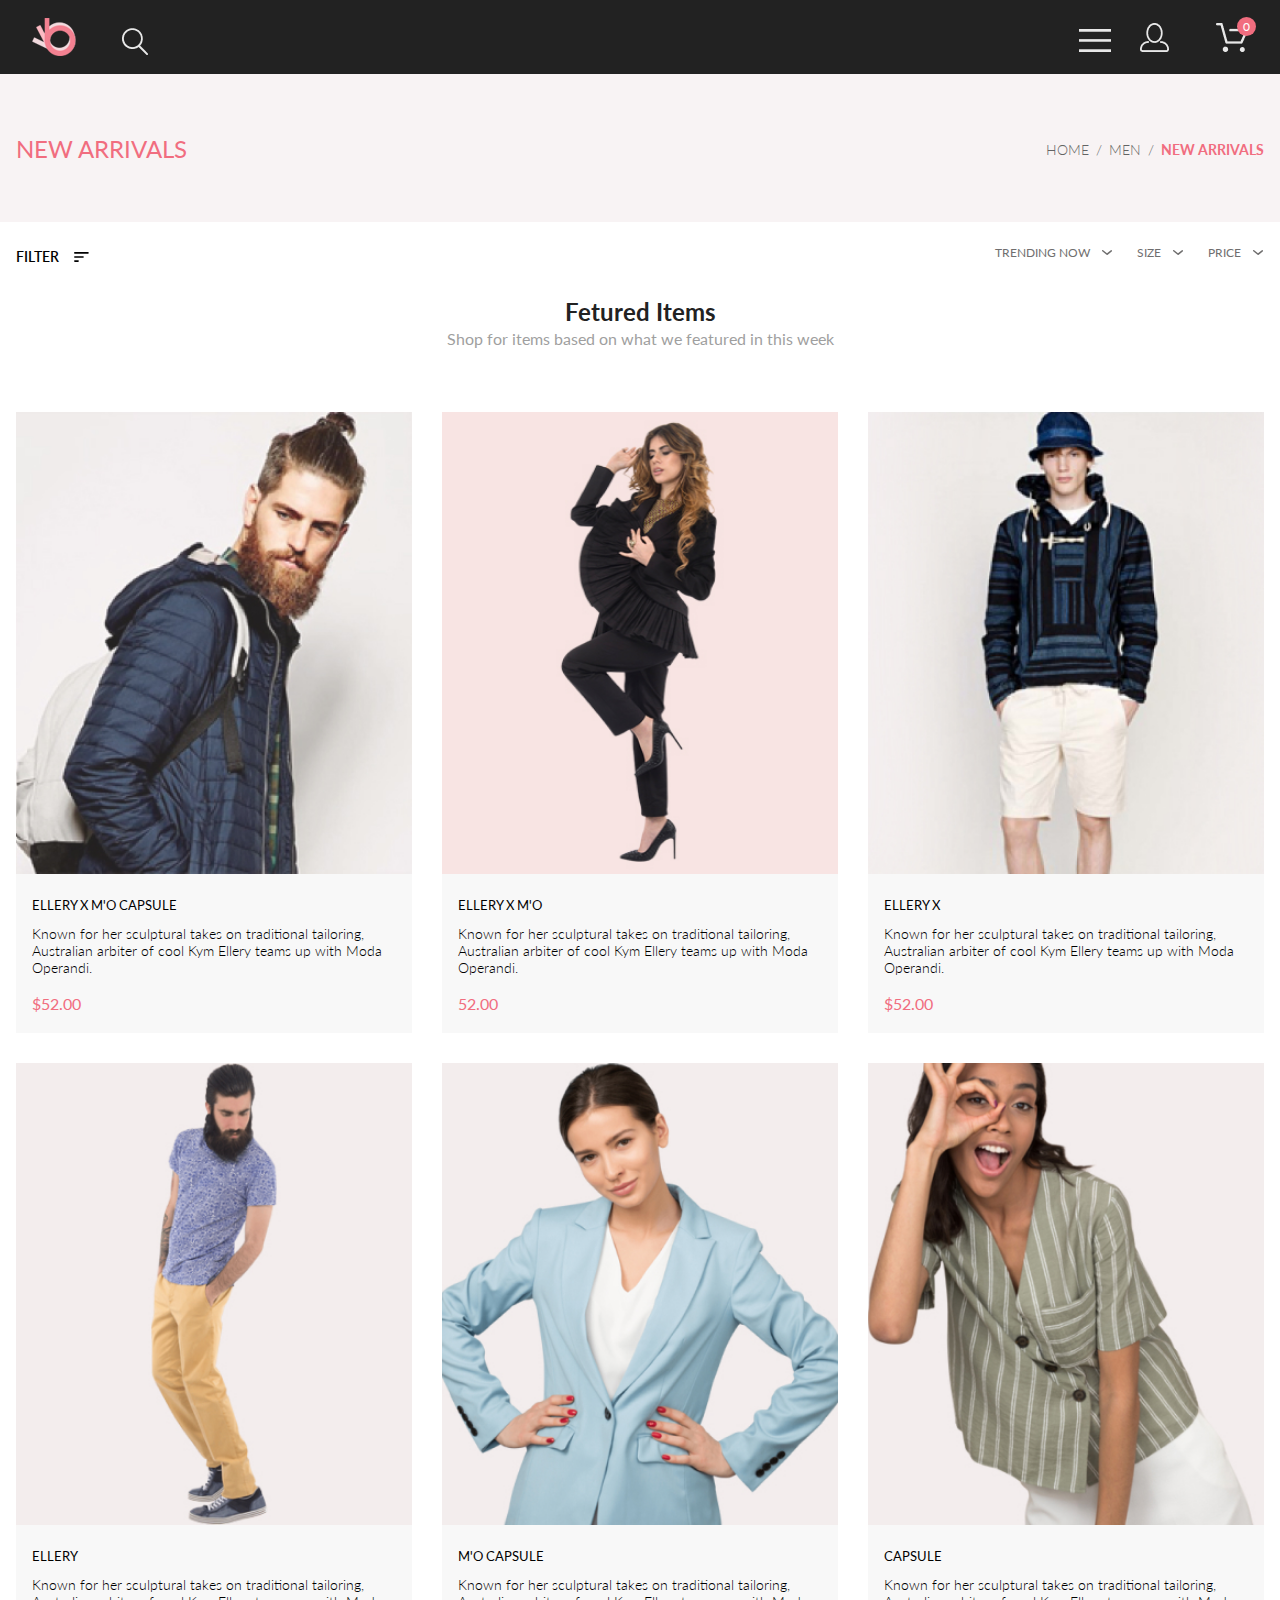
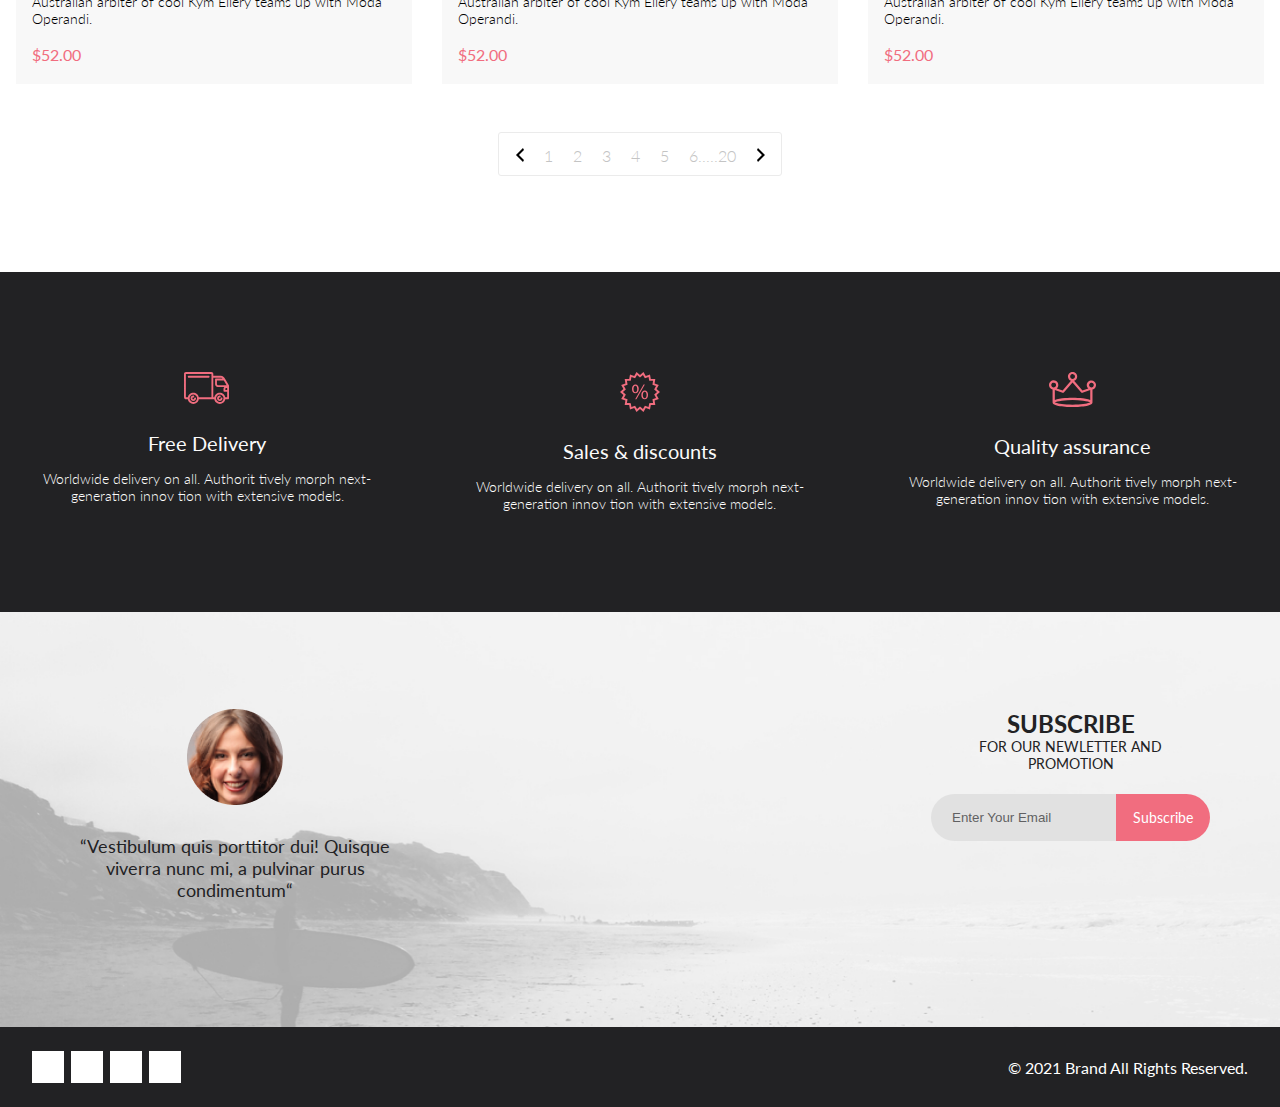
<file: JavaScript_11_HW/index.html>
<!DOCTYPE html>
<html lang="ru">

<head>
    <meta charset="UTF-8">
    <meta name="viewport" content="width=device-width, initial-scale=1.0">
    <title>Home_work_11</title>
    <link rel="stylesheet" href="https://cdnjs.cloudflare.com/ajax/libs/font-awesome/5.15.2/css/all.min.css"
        integrity="sha512-HK5fgLBL+xu6dm/Ii3z4xhlSUyZgTT9tuc/hSrtw6uzJOvgRr2a9jyxxT1ely+B+xFAmJKVSTbpM/CuL7qxO8w=="
        crossorigin="" />
    <link rel="stylesheet" href="style.css">
</head>

<body>
    <div class="header">
        <div class="container">
            <div class="leftHeader">
                <img src="images/logo.png" alt="">
                <img class="searchIcon" src="images/search.png" alt="">
            </div>

            <div class="rightHeader">
                <img src="images/bars.png" alt="">
                <img class="userIcon" src="images/user.png" alt="">

                <span class="cartIconWrap">
                    <img class="cartIcon" src="images/cart.png" alt="">
                    <span>0</span>
                </span>

                <div class="basket hidden">
                    <div class="basketRow basketHeader">
                        <div>Название товара</div>
                        <div>Количество</div>
                        <div>Цена за шт.</div>
                        <div>Итого</div>
                    </div>

                    <div class="basketTotal">
                        Товаров в корзине на сумму:
                        $<span class="basketTotalValue">0</span>
                    </div>
                </div>
            </div>
        </div>
    </div>

    <div class="newArrivals">
        <div class="container">
            <h1>NEW ARRIVALS</h1>
            <nav>
                <a href="#">HOME</a>
                <span>/</span>
                <a href="#">MEN</a>
                <span>/</span>
                <a href="#">NEW ARRIVALS</a>
            </nav>
        </div>
    </div>

    <div class="filters">
        <div class="container">
            <div class="filtersLeft">
                <span class="filterLabel">FILTER</span>
                <img class="filterIcon" src="images/filter.svg" alt="">
                <div class="filterPopup hidden">
                    <nav class="filterCategory">
                        <div class="filterCategoryHeader">CATEGORY</div>
                        <div class="hidden">
                            <a href="#">Accessories</a>
                            <a href="#">Bags</a>
                            <a href="#">Denim</a>
                            <a href="#">Hoodies & Sweatshirts</a>
                            <a href="#">Jackets & Coats</a>
                            <a href="#">Polos</a>
                            <a href="#">Shirts</a>
                            <a href="#">Shoes</a>
                            <a href="#">Sweaters & Knits</a>
                            <a href="#">T-Shirts</a>
                            <a href="#">Tanks</a>
                        </div>
                    </nav>
                    <nav class="filterCategory">
                        <div class="filterCategoryHeader">BRAND</div>
                        <div class="hidden">
                            <a href="#">Accessories</a>
                            <a href="#">Bags</a>
                            <a href="#">Denim</a>
                            <a href="#">Hoodies & Sweatshirts</a>
                            <a href="#">Jackets & Coats</a>
                            <a href="#">Polos</a>
                            <a href="#">Shirts</a>
                            <a href="#">Shoes</a>
                            <a href="#">Sweaters & Knits</a>
                            <a href="#">T-Shirts</a>
                            <a href="#">Tanks</a>
                        </div>
                    </nav>
                    <nav class="filterCategory">
                        <div class="filterCategoryHeader">DESIGNER</div>
                        <div class="hidden">
                            <a href="#">Accessories</a>
                            <a href="#">Bags</a>
                            <a href="#">Denim</a>
                            <a href="#">Hoodies & Sweatshirts</a>
                            <a href="#">Jackets & Coats</a>
                            <a href="#">Polos</a>
                            <a href="#">Shirts</a>
                            <a href="#">Shoes</a>
                            <a href="#">Sweaters & Knits</a>
                            <a href="#">T-Shirts</a>
                            <a href="#">Tanks</a>
                        </div>
                    </nav>
                </div>
            </div>
            <div class="filtersRight">
                <div class="filterTrending">
                    TRENDING NOW
                    <img src="images/filterArrow.svg" alt="">
                </div>
                <div class="filterSize">
                    <div class="filterSizeWrap">
                        SIZE
                        <img src="images/filterArrow.svg" alt="">
                    </div>
                    <div class="filterSizes hidden">
                        <div>
                            <input type="checkbox"> XS
                        </div>
                        <div>
                            <input type="checkbox"> S
                        </div>
                        <div>
                            <input type="checkbox"> M
                        </div>
                        <div>
                            <input type="checkbox"> L
                        </div>
                    </div>
                </div>
                <div class="filterPrice">
                    PRICE
                    <img src="images/filterArrow.svg" alt="">
                </div>
            </div>
        </div>
    </div>

    <div class="featured container">
        <h2 class="featuredHeader">Fetured Items</h2>
        <div class="featuredTitle">Shop for items based on what we featured in this week</div>

        <div class="featuredItems">

            <div class="featuredItem" data-id="1" data-name="ELLERY X M'O CAPSULE" data-price="52">
                <div class="featuredImgWrap">

                    <img src="images/featured/1.jpg" alt="">

                    <div class="featuredImgDark">
                        <button class="addToCart">
                            <img src="images/cart.svg" alt="">
                            Add to Cart
                        </button>
                    </div>
                </div>

                <div class="featuredData">
                    <div class="featuredName">
                        ELLERY X M'O CAPSULE
                    </div>
                    <div class="featuredText">
                        Known for her sculptural takes on traditional tailoring, Australian arbiter of cool Kym Ellery
                        teams
                        up with Moda Operandi.
                    </div>
                    <div class="featuredPrice">
                        $52.00
                    </div>
                </div>
            </div>

            <div class="featuredItem" data-id="2" data-name="ELLERY X M'O" data-price="52">
                <div class="featuredImgWrap">
                    <img src="images/featured/2.jpg" alt="">
                    <div class="featuredImgDark">
                        <button class="addToCart">
                            <img src="images/cart.svg" alt="">
                            Add to Cart
                        </button>
                    </div>
                </div>

                <div class="featuredData">
                    <div class="featuredName">
                        ELLERY X M'O
                    </div>
                    <div class="featuredText">
                        Known for her sculptural takes on traditional tailoring, Australian arbiter of cool Kym Ellery
                        teams
                        up with Moda Operandi.
                    </div>
                    <div class="featuredPrice">
                        52.00
                    </div>
                </div>
            </div>

            <div class="featuredItem" data-id="3" data-name="ELLERY X" data-price="52">
                <div class="featuredImgWrap">
                    <img src="images/featured/3.jpg" alt="">
                    <div class="featuredImgDark">
                        <button class="addToCart">
                            <img src="images/cart.svg" alt="">
                            Add to Cart
                        </button>
                    </div>
                </div>

                <div class="featuredData">
                    <div class="featuredName">
                        ELLERY X
                    </div>
                    <div class="featuredText">
                        Known for her sculptural takes on traditional tailoring, Australian arbiter of cool Kym Ellery
                        teams
                        up with Moda Operandi.
                    </div>
                    <div class="featuredPrice">
                        $52.00
                    </div>
                </div>
            </div>

            <div class="featuredItem" data-id="4" data-name="ELLERY" data-price="52">
                <div class="featuredImgWrap">
                    <img src="images/featured/4.jpg" alt="">
                    <div class="featuredImgDark">
                        <button class="addToCart">
                            <img src="images/cart.svg" alt="">
                            Add to Cart
                        </button>
                    </div>
                </div>

                <div class="featuredData" data-id="3" data-name="ELLERY X M'O CAPSULE" data-price="52">
                    <div class="featuredName">
                        ELLERY
                    </div>
                    <div class="featuredText">
                        Known for her sculptural takes on traditional tailoring, Australian arbiter of cool Kym Ellery
                        teams
                        up with Moda Operandi.
                    </div>
                    <div class="featuredPrice">
                        $52.00
                    </div>
                </div>
            </div>

            <div class="featuredItem" data-id="5" data-name="M'O CAPSULE" data-price="52">
                <div class="featuredImgWrap">
                    <img src="images/featured/5.jpg" alt="">
                    <div class="featuredImgDark">
                        <button class="addToCart">
                            <img src="images/cart.svg" alt="">
                            Add to Cart
                        </button>
                    </div>
                </div>

                <div class="featuredData">
                    <div class="featuredName">
                        M'O CAPSULE
                    </div>
                    <div class="featuredText">
                        Known for her sculptural takes on traditional tailoring, Australian arbiter of cool Kym Ellery
                        teams
                        up with Moda Operandi.
                    </div>
                    <div class="featuredPrice">
                        $52.00
                    </div>
                </div>
            </div>

            <div class="featuredItem" data-id="6" data-name="CAPSULE" data-price="52">
                <div class="featuredImgWrap">
                    <img src="images/featured/6.jpg" alt="">
                    <div class="featuredImgDark">
                        <button class="addToCart">
                            <img src="images/cart.svg" alt="">
                            Add to Cart
                        </button>
                    </div>
                </div>

                <div class="featuredData">
                    <div class="featuredName">
                        CAPSULE
                    </div>
                    <div class="featuredText">
                        Known for her sculptural takes on traditional tailoring, Australian arbiter of cool Kym Ellery
                        teams
                        up with Moda Operandi.
                    </div>
                    <div class="featuredPrice">
                        $52.00
                    </div>
                </div>
            </div>
        </div>

        <div class="pagination">
            <a href="#">
                <img src="images/chevronLeft.svg" alt="">
            </a>
            <a href="#">1</a>
            <a href="#">2</a>
            <a href="#">3</a>
            <a href="#">4</a>
            <a href="#">5</a>
            <a href="#">6.....20</a>
            <a href="#">
                <img src="images/chevronRight.svg" alt="">
            </a>
        </div>
    </div>

    <div class="services">
        <div class="container">

            <div class="serivceUnit">
                <img src="images/services/delivery.svg" alt="">
                <div class="servicesTitle">
                    Free Delivery
                </div>
                <div class="servicesText">
                    Worldwide delivery on all. Authorit tively morph next-generation innov tion with extensive models.
                </div>
            </div>

            <div class="serivceUnit">
                <img src="images/services/discount.svg" alt="">
                <div class="servicesTitle">
                    Sales & discounts
                </div>
                <div class="servicesText">
                    Worldwide delivery on all. Authorit tively morph next-generation innov tion with extensive models.
                </div>
            </div>

            <div class="serivceUnit">
                <img src="images/services/assurance.svg" alt="">
                <div class="servicesTitle">
                    Quality assurance
                </div>
                <div class="servicesText">
                    Worldwide delivery on all. Authorit tively morph next-generation innov tion with extensive models.
                </div>
            </div>
        </div>
    </div>

    <div class="subscribe">
        <div class="container">

            <div class="subscribeLeft">
                <img src="images/subscribeUser.png" alt="">
                <div class="subscribeUserText">
                    “Vestibulum quis porttitor dui! Quisque viverra nunc mi, a pulvinar purus condimentum“
                </div>
            </div>

            <div class="subscribeRight">
                <div class="subscribeTitle">
                    SUBSCRIBE
                </div>
                <div class="subscribeText">
                    FOR OUR NEWLETTER AND PROMOTION
                </div>
                <form action="" class="subscribeForm">
                    <input type="text" placeholder="Enter Your Email">
                    <button>Subscribe</button>
                </form>
            </div>

        </div>
    </div>

    <div class="footer">
        <div class="container">
            <div class="footerLeft">
                <a href="#">
                    <i class="fab fa-facebook-f"></i>
                </a>
                <a href="#">
                    <i class="fab fa-instagram"></i>
                </a>
                <a href="#">
                    <i class="fab fa-pinterest-p"></i>
                </a>
                <a href="#">
                    <i class="fab fa-twitter"></i>
                </a>
            </div>
            <div class="footerRight">
                &copy; 2021 Brand All Rights Reserved.
            </div>
        </div>
    </div>

    <script src="data.js"></script>

    <script>
        const data = JSON.parse(dataProducts);
        console.log(data);

        data.forEach((element) => {
            const featuredItemEl = document.createElement("featuredItem");
            featuredItemEl.classList.add("featuredItem");
            document.querySelector(".featuredItems").appendChild(featuredItemEl);

            const imgEl = document.createElement("img");
            imgEl.classList.add("featuredImgWrap");
            imgEl.src = element.img;
            goodEl.appendChild(imgEl);

            const divElTotal = document.createElement("div");
            divElTotal.classList.add("featuredData");
            featuredItemEl.appendChild(divElTotal);

            const divElName = document.createElement("div");
            divElName.classList.add("featuredName");
            divElTotal.appendChild(divElName);
            divElName.textContent = element.nameProduct;

            const divEldescript = document.createElement("div");
            divEldescript.classList.add("featuredText");
            divElTotal.appendChild(divEldescript);
            divEldescript.textContent = element.description;

            const divElprice = document.createElement("featuredPrice");
            divElprice.classList.add("featuredPrice");
            divElTotal.appendChild(divElprice);
            divElprice.textContent = element.featuredPrice;

        });
    </script>
</body>

</html>
</file>
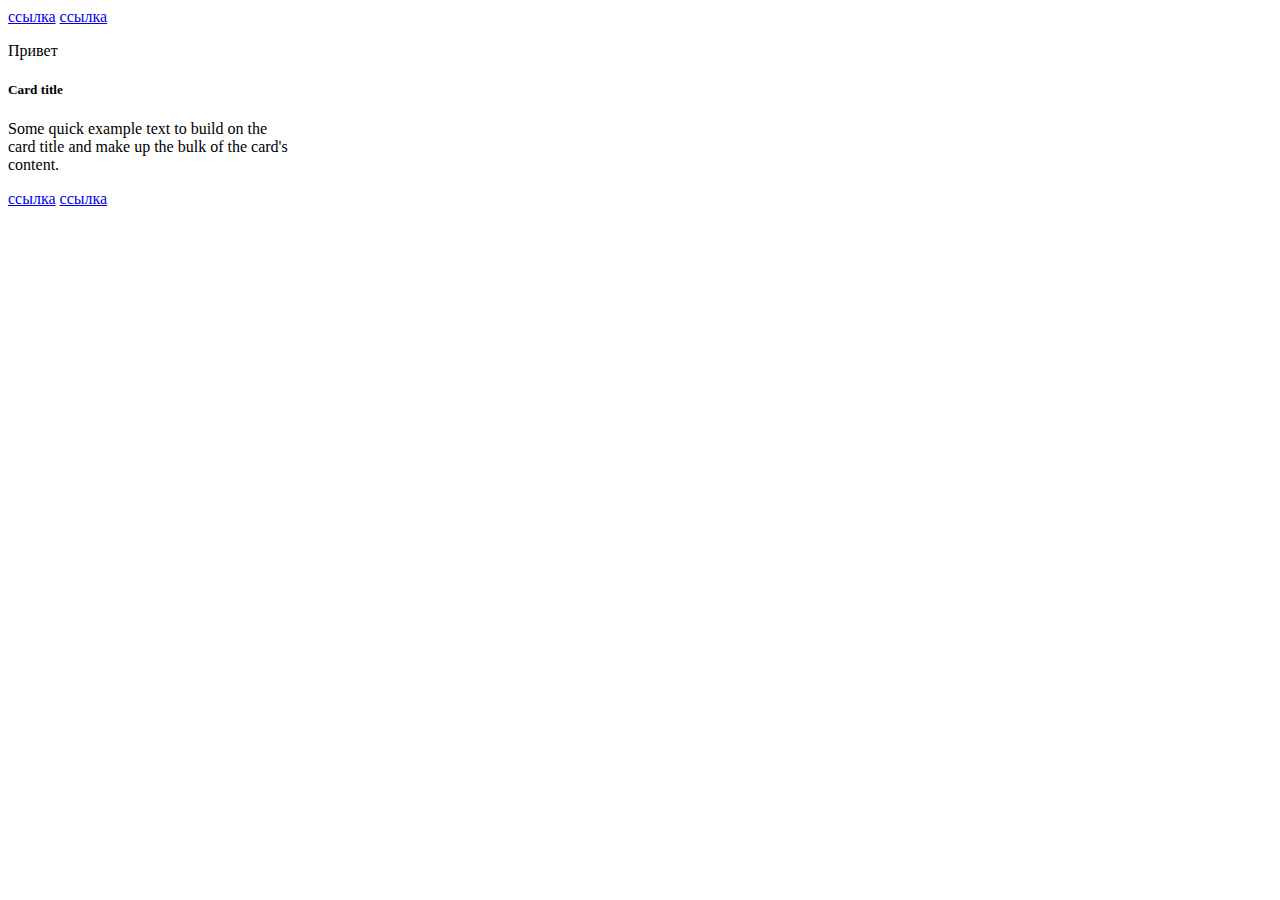
<file: JavaScript_6_HW/index.html>
<!DOCTYPE html>
<html lang="ru">

<head>
    <meta charset="UTF-8">
    <title>Home_Work_6</title>
</head>

<body>
    <a href="#" class="card-link">Card link</a>
    <a href="#" class="card-link">Another link</a>

    <div class="card" style="width: 18rem;">
        <div class="card-body">
            <h5 class="card-title" data-number="100">Card title</h5>
            <h6 class="card-subtitle mb-2 text-muted">Card subtitle</h6>
            <p class="card-text" data-number="50">
                Some quick example text to build on the card title and make up the bulk of the card's
                content.
            </p>
            <a href="#" id="super_link" class="card-link">Card link</a>
            <a href="#" class="card-link" data-number="50">Another link</a>
        </div>
    </div>

    <script>
        "use strict";

        // 1. Найти по id, используя getElementById, элемент с id равным "super_link" и вывести этот элемент в консоль.
        // []()

        // Решение:

        // 1
        console.log(document.getElementById('super_link'));

        // 2. Внутри всех элементов на странице, которые имеют класс "card-link", поменяйте текст внутри элемента на "ссылка".
        // []()

        // Решение:

        // 2
        const cardLinks = document.querySelectorAll('.card-link');
        cardLinks.forEach(link => link.textContent = 'ссылка');

        // 3. Найти все элементы на странице с классом "card-link", которые лежат в элементе с классом "card-body" и вывести полученную коллекцию в консоль.
        // []()

        // Решение:

        // 3
        const cardLinksInCardBody = document.querySelectorAll('.card-body .card-link');
        console.log(cardLinksInCardBody);

        // 4. Найти первый попавшийся элемент на странице у которого есть атрибут data-number со значением 50 и вывести его в консоль.
        // []()

        // Решение:

        // 4
        const elemWithDataNumber50 = document.querySelector('[data-number="50"]');
        console.log(elemWithDataNumber50);

        // 5. Выведите содержимое тега title в консоль.
        // []()

        // Решение:

        // 5
        console.log(document.title);

        // 6. Получите элемент с классом "card-title" и выведите его родительский узел в консоль.
        // []()

        // Решение:

        // 6
        const cardTitle = document.querySelector('.card-title');
        console.log(cardTitle.parentNode);

        // 7. Создайте тег p`, запишите внутри него текст "Привет" и добавьте созданный тег в начало элемента, который имеет класс "card".

        // Решение:

        // 7
        const pTag = document.createElement('p');
        pTag.textContent = 'Привет';
        const card = document.querySelector('.card');
        card.prepend(pTag);

        // 8. Удалите тег h6 на странице.

        // Решение:

        // 8
        const h6 = document.querySelector('h6');
        h6.remove();
    </script>
</body>

</html>
</file>
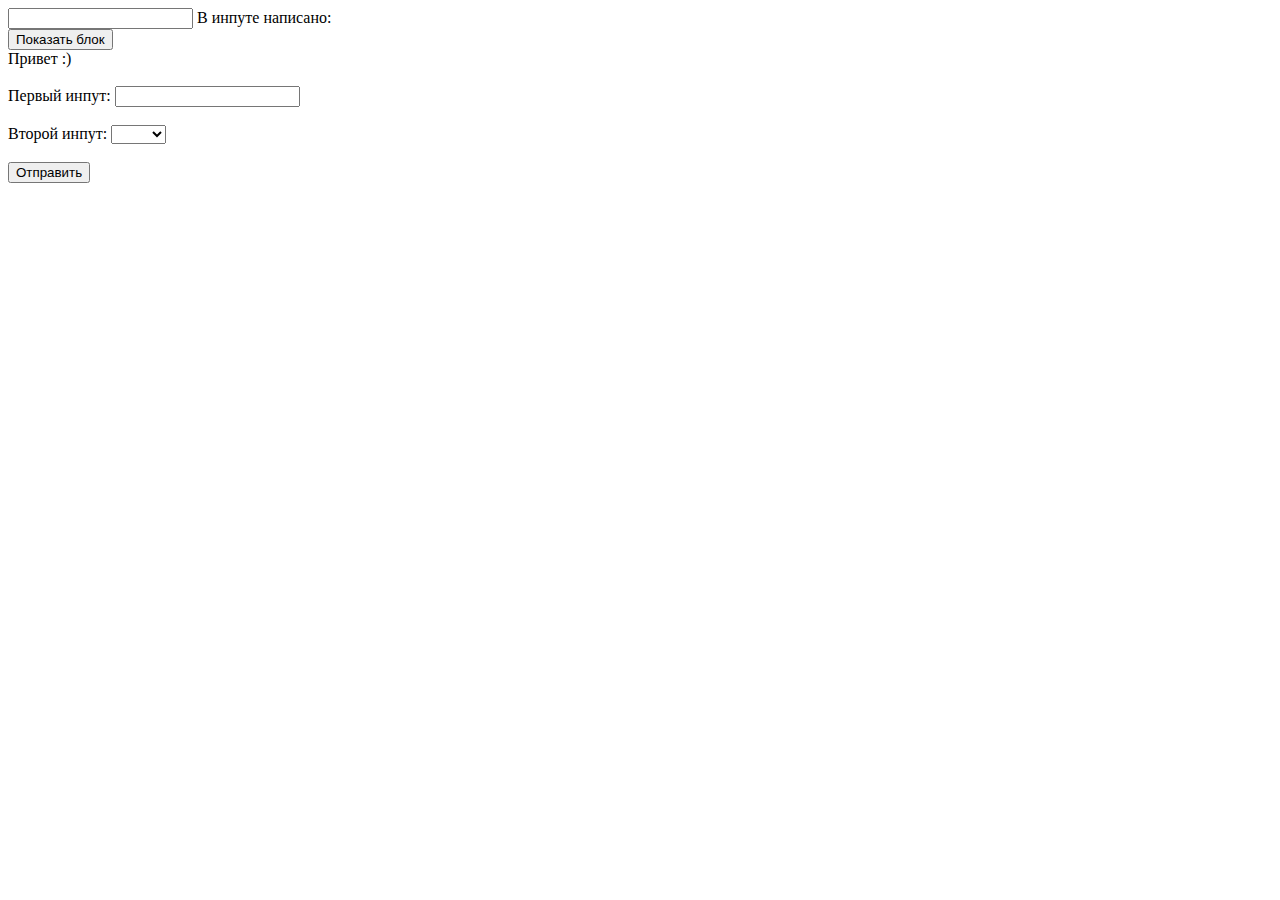
<file: JavaScript_9_HW/index.html>
<!DOCTYPE html>
<html lang="ru">
<head>
    <meta charset="UTF-8">
    
    <title>Home_work_9</title>
</head>
<body>
    <input id="from" type="text">
В инпуте написано: <span></span>

<br>

<button class="messageBtn">Показать блок</button>
<div class="message">
  Привет :)
</div>

<br>

<form>
  <label>
    Первый инпут:
    <input class="form-control" type="text">
  </label>
  <br>
  <br>
  <label>
    Второй инпут:
    <select class="form-control">
      <option value=""></option>
      <option value="1">Один</option>
      <option value="2">Два</option>
    </select>
  </label>
  <br>
  <br>
  <button>Отправить</button>
</form>

<script>
  "use strict";
//   1. При изменении значения в input с id="from", значение содержащееся в нем должно моментально отображаться в span. То есть при печати в input'е тег span также должен меняться.

// Решение:

const fromInput = document.querySelector('#from');
const span = document.querySelector('span');
fromInput.addEventListener('input', () => {
  span.textContent = fromInput.value;
});


// 2. При клике на кнопку с классом messageBtn необходимо элементу с классом message:
// - добавить два класса: animate_animated и animate_fadeInLeftBig
// - поставить данному элементу стиль visibility в значение 'visible'.

// Решение:

const messageBtn = document.querySelector('.messageBtn');
const message = document.querySelector('.message');
messageBtn.addEventListener('click', () => {
  message.classList.add('animate_animated', 'animate_fadeInLeftBig');
  message.style.visibility = 'visible';
});


// 3. Необходимо при отправке формы проверить, заполнены ли все поля в этой форме. Если какое-либо поле не заполнено, форма не должна отправляться, также должны быть подсвечены незаполненные поля (необходимо поставить класс error незаполненным полям). Как только пользователь начинает заполнять какое-либо поле, необходимо, при вводе в данное поле, произвести проверку:
// - Если поле пустое, необходимо данное поле подсветить (поставить класс error данному полю).
// - Если поле было чем-либо заполнено, подсветку (класс error) необходимо убрать.

// Решение:

const form = document.querySelector('form');
const formInputs = form.querySelectorAll('.form-control');
const formButton = form.querySelector('button');
formButton.addEventListener('click', (event) => {
  event.preventDefault();
  let hasError = false;
  formInputs.forEach(input => {
    if (input.value.trim() === '') {
      input.classList.add('error');
      hasError = true;
    } else {
      input.classList.remove('error');
    }
  });
  if (!hasError) {
    form.submit();
  }
});
formInputs.forEach(input => {
  input.addEventListener('input', () => {
    if (input.value.trim() === '') {
      input.classList.add('error');
    } else {
      input.classList.remove('error');
    }
  });
});


</script>
</body>
</html>
</file>
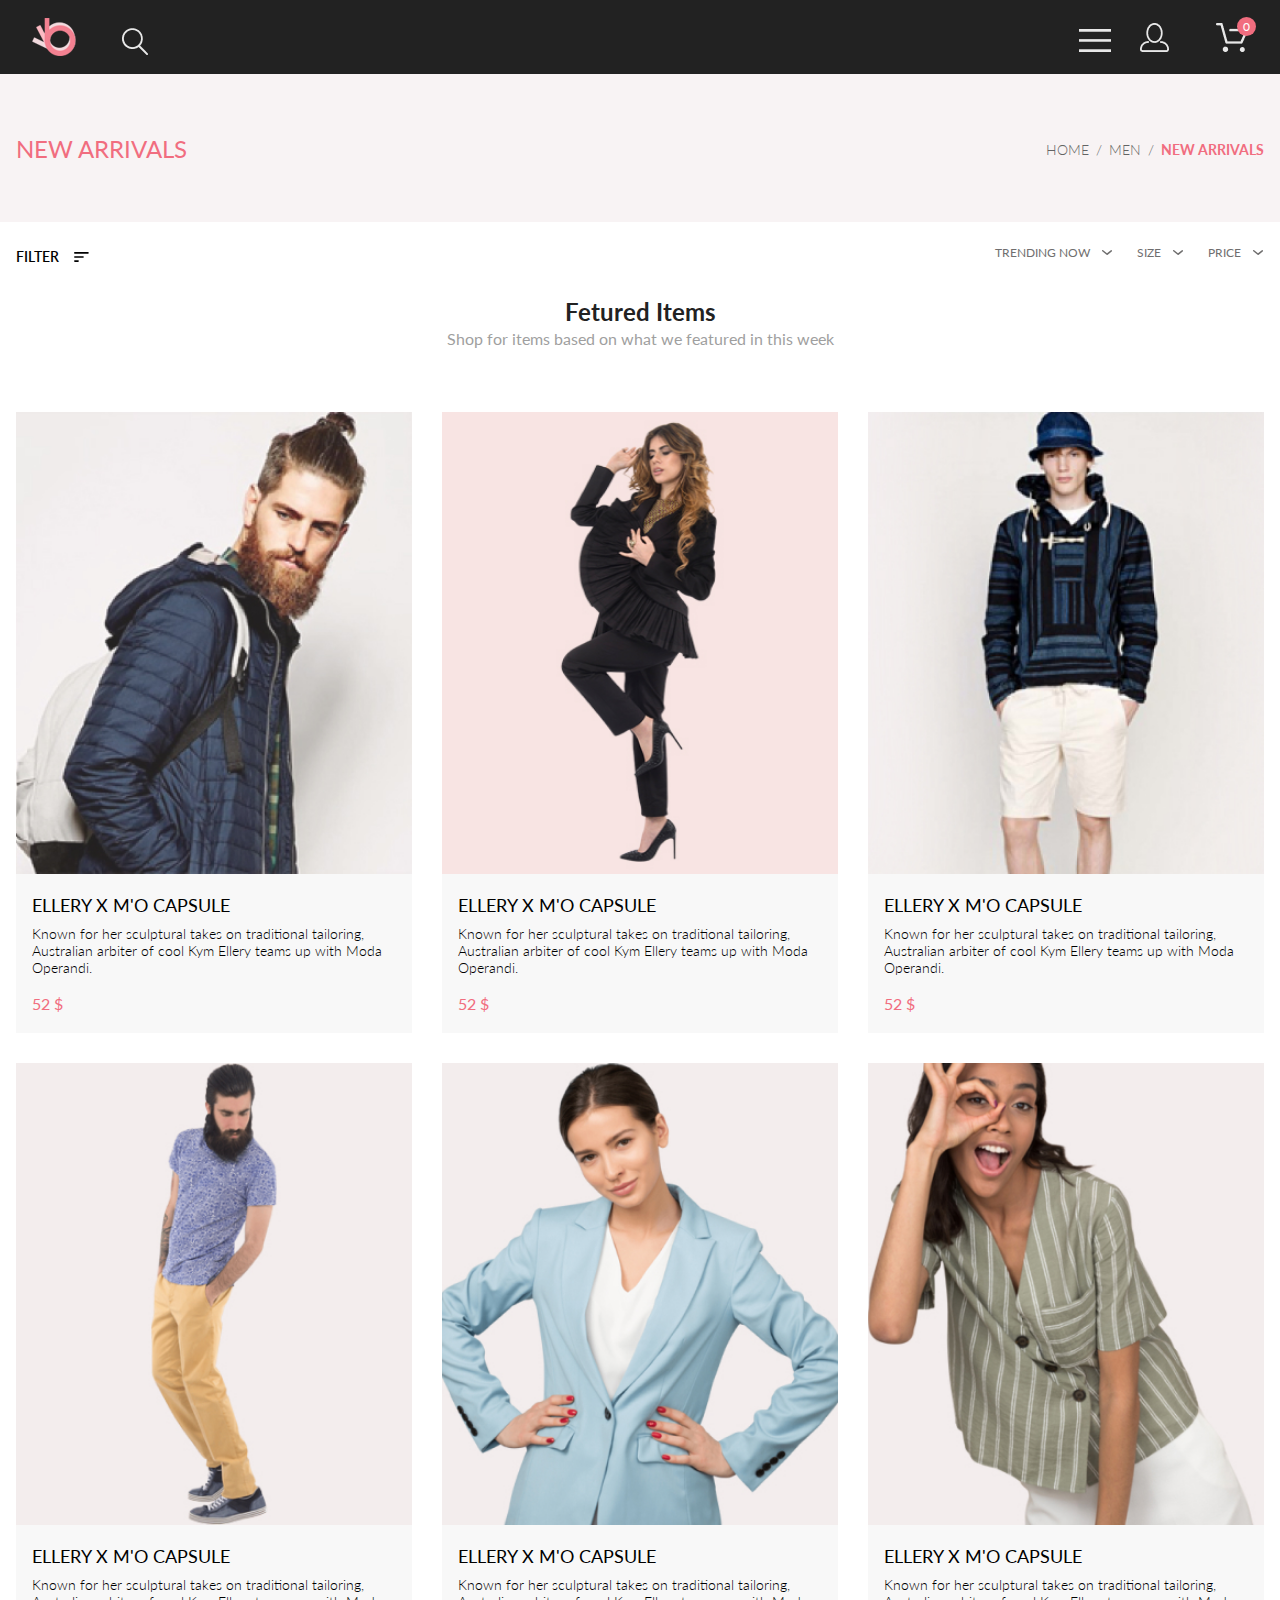
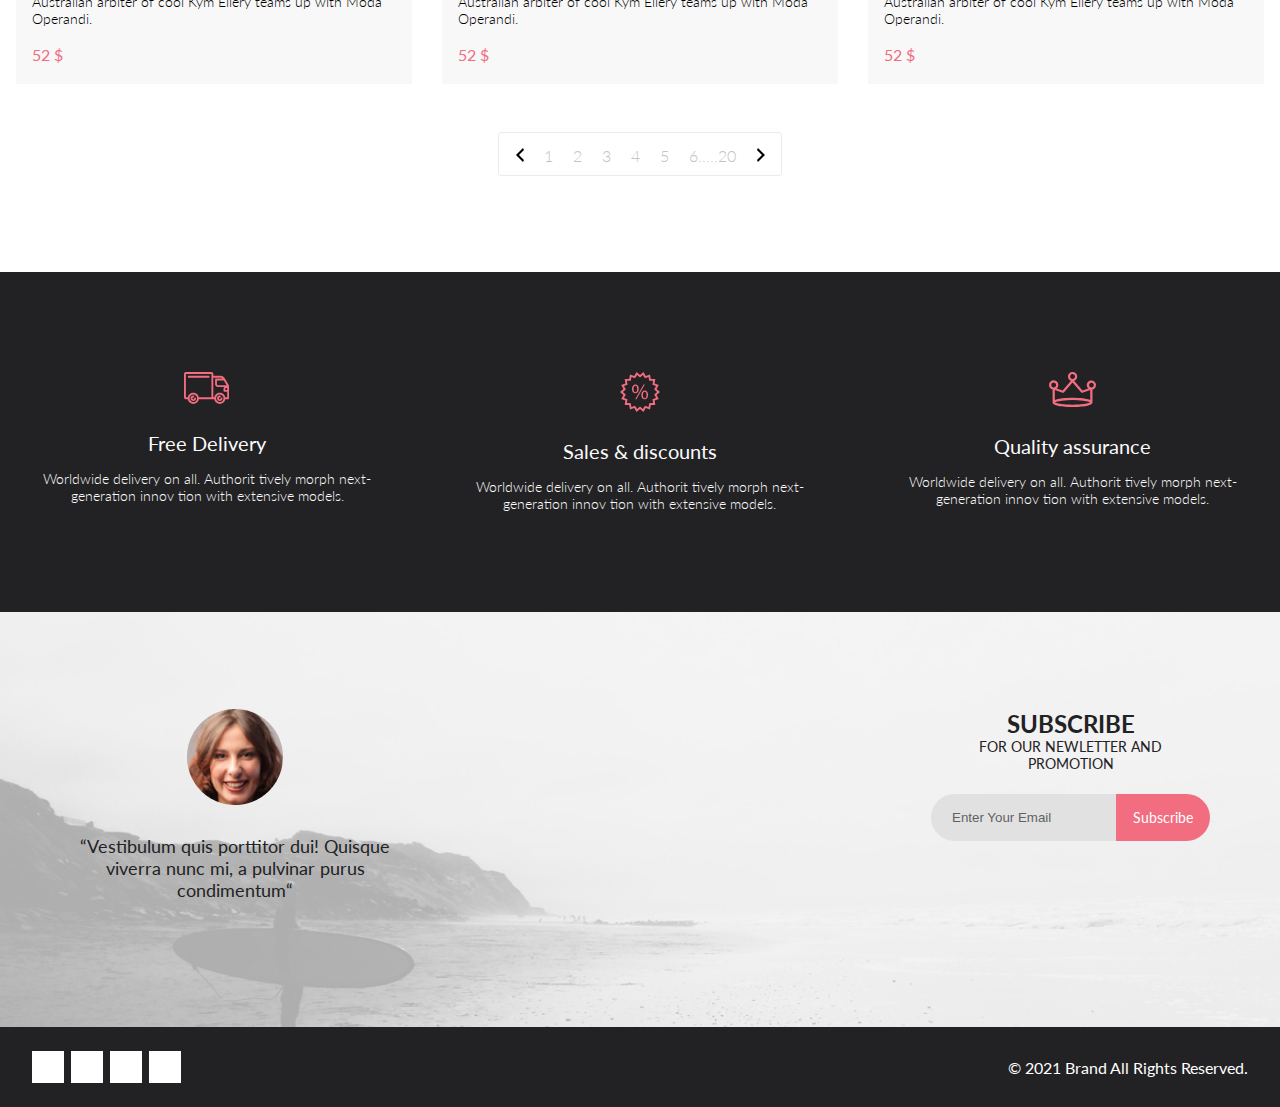
<file: JavaScript_Final_Work_12/index.html>
<!DOCTYPE html>
<html lang="ru">

<head>
  <meta charset="UTF-8" />
  <meta http-equiv="X-UA-Compatible" content="IE=edge" />
  <meta name="viewport" content="width=device-width, initial-scale=1.0" />
  <title>Home_Work_final_work_12</title>
  <link rel="stylesheet" href="https://cdnjs.cloudflare.com/ajax/libs/font-awesome/5.15.2/css/all.min.css"
    integrity="sha512-HK5fgLBL+xu6dm/Ii3z4xhlSUyZgTT9tuc/hSrtw6uzJOvgRr2a9jyxxT1ely+B+xFAmJKVSTbpM/CuL7qxO8w=="
    crossorigin="" />
  <link rel="stylesheet" href="style.css" />
</head>

<body>
  <div class="header">
    <div class="container">
      <div class="leftHeader">
        <img src="images/logo.png" alt="" />
        <img class="searchIcon" src="images/search.png" alt="" />
      </div>

      <div class="rightHeader">
        <img src="images/bars.png" alt="" />
        <img class="userIcon" src="images/user.png" alt="" />

        <span class="cartIconWrap">
          <img class="cartIcon" src="images/cart.png" alt="" />
          <span>0</span>
        </span>
        <!-- basket -->
        <div class="basket hidden">
          <div class="basketRow basketHeader">
            <div>Название товара</div>
            <div>Количество</div>
            <div>Цена за шт.</div>
            <div>Итого</div>
            <div>Удалить</div>
          </div>
          <div class="basketList"></div>
          <div class="basketTotal">
            Товаров в корзине на сумму:
            <span class="basketTotalValue">0</span>$
          </div>
        </div>
      </div>
    </div>
  </div>

  <div class="newArrivals">
    <div class="container">
      <h1>NEW ARRIVALS</h1>
      <nav>
        <a href="#">HOME</a>
        <span>/</span>
        <a href="#">MEN</a>
        <span>/</span>
        <a href="#">NEW ARRIVALS</a>
      </nav>
    </div>
  </div>

  <div class="filters">
    <div class="container">
      <div class="filtersLeft">
        <span class="filterLabel">FILTER</span>
        <img class="filterIcon" src="images/filter.svg" alt="" />
        <div class="filterPopup hidden">
          <nav class="filterCategory">
            <div class="filterCategoryHeader">CATEGORY</div>
            <div class="hidden">
              <a href="#">Accessories</a>
              <a href="#">Bags</a>
              <a href="#">Denim</a>
              <a href="#">Hoodies & Sweatshirts</a>
              <a href="#">Jackets & Coats</a>
              <a href="#">Polos</a>
              <a href="#">Shirts</a>
              <a href="#">Shoes</a>
              <a href="#">Sweaters & Knits</a>
              <a href="#">T-Shirts</a>
              <a href="#">Tanks</a>
            </div>
          </nav>
          <nav class="filterCategory">
            <div class="filterCategoryHeader">BRAND</div>
            <div class="hidden">
              <a href="#">Accessories</a>
              <a href="#">Bags</a>
              <a href="#">Denim</a>
              <a href="#">Hoodies & Sweatshirts</a>
              <a href="#">Jackets & Coats</a>
              <a href="#">Polos</a>
              <a href="#">Shirts</a>
              <a href="#">Shoes</a>
              <a href="#">Sweaters & Knits</a>
              <a href="#">T-Shirts</a>
              <a href="#">Tanks</a>
            </div>
          </nav>
          <nav class="filterCategory">
            <div class="filterCategoryHeader">DESIGNER</div>
            <div class="hidden">
              <a href="#">Accessories</a>
              <a href="#">Bags</a>
              <a href="#">Denim</a>
              <a href="#">Hoodies & Sweatshirts</a>
              <a href="#">Jackets & Coats</a>
              <a href="#">Polos</a>
              <a href="#">Shirts</a>
              <a href="#">Shoes</a>
              <a href="#">Sweaters & Knits</a>
              <a href="#">T-Shirts</a>
              <a href="#">Tanks</a>
            </div>
          </nav>
        </div>
      </div>
      <div class="filtersRight">
        <div class="filterTrending">
          TRENDING NOW
          <img src="images/filterArrow.svg" alt="" />
        </div>
        <div class="filterSize">
          <div class="filterSizeWrap">
            SIZE
            <img src="images/filterArrow.svg" alt="" />
          </div>
          <div class="filterSizes hidden">
            <div><input type="checkbox" /> XS</div>
            <div><input type="checkbox" /> S</div>
            <div><input type="checkbox" /> M</div>
            <div><input type="checkbox" /> L</div>
          </div>
        </div>
        <div class="filterPrice">
          PRICE
          <img src="images/filterArrow.svg" alt="" />
        </div>
      </div>
    </div>
  </div>
  <!-- Fetured Items -->
  <div class="featured container">
    <h2 class="featuredHeader">Fetured Items</h2>
    <div class="featuredTitle">
      Shop for items based on what we featured in this week
    </div>

    <div class="featuredItems"></div>

    <div class="pagination">
      <a href="#">
        <img src="images/chevronLeft.svg" alt="" />
      </a>
      <a href="#">1</a>
      <a href="#">2</a>
      <a href="#">3</a>
      <a href="#">4</a>
      <a href="#">5</a>
      <a href="#">6.....20</a>
      <a href="#">
        <img src="images/chevronRight.svg" alt="" />
      </a>
    </div>
  </div>

  <div class="services">
    <div class="container">
      <div class="serivceUnit">
        <img src="images/services/delivery.svg" alt="" />
        <div class="servicesTitle">Free Delivery</div>
        <div class="servicesText">
          Worldwide delivery on all. Authorit tively morph next-generation
          innov tion with extensive models.
        </div>
      </div>

      <div class="serivceUnit">
        <img src="images/services/discount.svg" alt="" />
        <div class="servicesTitle">Sales & discounts</div>
        <div class="servicesText">
          Worldwide delivery on all. Authorit tively morph next-generation
          innov tion with extensive models.
        </div>
      </div>

      <div class="serivceUnit">
        <img src="images/services/assurance.svg" alt="" />
        <div class="servicesTitle">Quality assurance</div>
        <div class="servicesText">
          Worldwide delivery on all. Authorit tively morph next-generation
          innov tion with extensive models.
        </div>
      </div>
    </div>
  </div>

  <div class="subscribe">
    <div class="container">
      <div class="subscribeLeft">
        <img src="images/subscribeUser.png" alt="" />
        <div class="subscribeUserText">
          “Vestibulum quis porttitor dui! Quisque viverra nunc mi, a pulvinar
          purus condimentum“
        </div>
      </div>

      <div class="subscribeRight">
        <div class="subscribeTitle">SUBSCRIBE</div>
        <div class="subscribeText">FOR OUR NEWLETTER AND PROMOTION</div>
        <form action="" class="subscribeForm">
          <input type="text" placeholder="Enter Your Email" />
          <button>Subscribe</button>
        </form>
      </div>
    </div>
  </div>
  <!-- Footer -->
  <div class="footer">
    <div class="container">
      <div class="footerLeft">
        <a href="#">
          <i class="fab fa-facebook-f"></i>
        </a>
        <a href="#">
          <i class="fab fa-instagram"></i>
        </a>
        <a href="#">
          <i class="fab fa-pinterest-p"></i>
        </a>
        <a href="#">
          <i class="fab fa-twitter"></i>
        </a>
      </div>
      <div class="footerRight">&copy; 2021 Brand All Rights Reserved.</div>
    </div>
  </div>
  <!-- JS -->
  <script src="data.js"></script>
  <script src="products.js"></script>
  <script src="basket.js"></script>
</body>

</html>
</file>
<file: JavaScript_11_HW/style.css>
@import url("https://fonts.googleapis.com/css2?family=Lato:wght@300;400;700;900&display=swap");
body {
    margin: 0;
    font-family: Lato, sans-serif;
}

.header {
    background: #222222;
    height: 74px;
    padding: 18px 16px;
    box-sizing: border-box;
}

.header .container {
    display: flex;
    justify-content: space-between;
    align-items: center;
}

@media (min-width: 1600px) {
    .container {
        margin: 0 auto;
        width: 1140px;
    }
}

@media (min-width: 768px) {
    .header {
        padding-left: 32px;
        padding-right: 32px;
    }
}

.header i {
    color: #e8e8e8;
}

.userIcon,
.cartIcon {
    display: none;
}

@media (min-width: 768px) {
    .userIcon,
    .cartIcon {
        display: inline;
    }
}

.userIcon {
    margin-left: 25px;
    margin-right: 42px;
}

.searchIcon {
    margin-left: 41px;
}

.cartIconWrap {
    position: relative;
}

.cartIconWrap span {
    display: inline-block;
    width: 19px;
    height: 19px;
    color: white;
    background: #f16d7f;
    border-radius: 50%;
    position: absolute;
    text-align: center;
    right: -8px;
    top: -19px;
    font-size: 12px;
    line-height: 19px;
}

.rightHeader {
    position: relative;
}

.basket {
    position: absolute;
    z-index: 3;
    right: 0;
    top: 37px;
    background: white;
    padding: 10px;
    border: 1px solid #ebebeb;
    border-radius: 3px;
    font-size: 14px;
}

@media (min-width: 340px) {
    .basket {
        font-size: 16px;
    }
}
@media (min-width: 552px) {
    .basket {
        width: 500px;
    }
}

.basketRow {
    display: grid;
    grid-template-columns: repeat(4, 1fr);
    gap: 10px;
    margin-bottom: 10px;
    border-bottom: 1px solid #ebebeb;
    padding-bottom: 10px;
}

.basketHeader {
    font-weight: bold;
}

.basketTotal {
    font-weight: bold;
    text-align: right;
}

.newArrivals {
    background: #f8f3f4;
    min-height: 148px;
}

.newArrivals h1 {
    margin: 24px 0 32px;
    font-weight: normal;
    font-size: 24px;
    line-height: 29px;
    color: #f16d7f;
}

@media (min-width: 768px) {
    .newArrivals h1 {
        margin: 0;
    }
}

.newArrivals .container {
    display: flex;
    flex-direction: column;
    align-items: center;
    min-height: inherit;
}

@media (min-width: 768px) {
    .newArrivals .container {
        flex-direction: row;
        justify-content: space-between;
    }
}

@media (min-width: 768px) and (max-width: 1599px) {
    .newArrivals .container {
        padding: 0 16px;
    }
}

.newArrivals nav a,
.newArrivals nav span {
    font-weight: 300;
    font-size: 14px;
    line-height: 17px;
    color: #636363;
}

.newArrivals nav a {
    text-decoration: none;
}

.newArrivals nav span {
    margin: 0 3px;
}

.newArrivals nav a:last-of-type {
    font-weight: bold;
    font-size: 14px;
    line-height: 17px;
    color: #f16d7f;
}

.filters {
    margin-top: 24px;
    margin-bottom: 32px;
}

@media (min-width: 1600px) {
    .filters {
        margin-top: 51px;
        margin-bottom: 64px;
    }
}

.filters .container {
    display: flex;
    justify-content: space-between;
    padding-left: 8px;
    padding-right: 8px;
}

@media (min-width: 768px) {
    .filters .container {
        padding-left: 16px;
        padding-right: 16px;
    }
}

@media (min-width: 1600px) {
    .filters .container {
        padding-left: 0;
        padding-right: 0;
        justify-content: flex-start;
    }
}

.filtersRight {
    display: flex;
    font-size: 12px;
    line-height: 14px;
    color: #6f6e6e;
}

@media (min-width: 1600px) {
    .filtersRight {
        font-size: 14px;
        line-height: 17px;
        margin-left: 320px;
    }
}

.filtersRight img {
    position: relative;
    bottom: 1px;
    margin-left: 9px;
}

.filtersRight > div:not(:last-child) {
    margin-right: 15px;
}

@media (min-width: 375px) {
    .filtersRight > div:not(:last-child) {
        margin-right: 24px;
    }
}

.filtersLeft .filterLabel {
    display: none;
    position: relative;
    z-index: 2;
    cursor: pointer;
}

.filterLabelPink {
    color: #ef5b70 !important;
    left: 16px;
    top: 13px;
}

.filterIconPink {
    left: 16px;
    top: 13px;
}

@media (min-width: 768px) {
    .filtersLeft .filterLabel {
        display: inline;
        font-weight: 600;
        font-size: 14px;
        line-height: 17px;
        color: #000000;
    }
}

.filtersLeft .filterIcon {
    width: 37px;
    height: 25px;
    position: relative;
    z-index: 2;
}

@media (min-width: 768px) {
    .filtersLeft .filterIcon {
        width: 15px;
        height: 10px;
        margin-left: 11px;
    }
}

.filtersLeft {
    position: relative;
}

.hidden {
    display: none;
}

.filterPopup {
    position: absolute;
    left: 0;
    top: 0;
    width: 360px;
    background: #ffffff;
    box-shadow: 6px 4px 35px rgba(0, 0, 0, 0.21);
    padding: 46px 16px 16px 16px;
    z-index: 1;
    overflow-y: auto;
}

.filterCategoryHeader {
    font-size: 14px;
    line-height: 37px;
    color: #ef5b70;
    padding-left: 11px;
    min-height: 37px;
    border-bottom: 1px solid #ebebeb;
    margin-bottom: 24px;
    position: relative;
    cursor: pointer;
}

.filterCategoryHeader:before {
    content: "";
    width: 5px;
    min-height: inherit;
    background: #ef5b70;
    position: absolute;
    left: 0;
    top: 1px;
}

.filterCategory:not(:last-child) {
    margin-bottom: 24px;
}

.filterCategory a {
    display: block;
    text-decoration: none;
    padding-left: 34px;
    padding-right: 16px;
    font-size: 14px;
    line-height: 17px;
    color: #6f6e6e;
}

.filterCategory a:not(:last-child) {
    margin-bottom: 11px;
}

.filterSizeWrap {
    cursor: pointer;
}

.filterSize {
    position: relative;
}

.filterSizes {
    position: absolute;
    left: 0;
    top: 25px;
    width: 79px;
    height: 103px;
    background: #ffffff;
    box-shadow: 6px 4px 35px rgba(0, 0, 0, 0.21);
    padding: 7px 9px;
    box-sizing: border-box;
    font-size: 14px;
    color: #6f6e6e;
}

.filterSizes > div:not(:last-child) {
    margin-bottom: 4px;
}

.featured {
    padding-left: 8px;
    padding-right: 8px;
    margin-bottom: 96px;
}

@media (min-width: 768px) {
    .featured {
        padding-left: 16px;
        padding-right: 16px;
    }
}

@media (min-width: 1600px) {
    .featured {
        padding-left: 0;
        padding-right: 0;
    }
}

.featured h2 {
    margin-top: 0;
    margin-bottom: 3px;
    text-align: center;
    color: #222222;
}

.featuredTitle {
    text-align: center;
    color: #9f9f9f;
    margin-bottom: 64px;
}

.featuredItems {
    display: grid;
    grid-template-columns: 1fr;
    row-gap: 16px;
}

@media (min-width: 640px) {
    .featuredItems {
        grid-template-columns: 1fr 1fr;
        row-gap: 18px;
        column-gap: 16px;
    }
}

@media (min-width: 1000px) {
    .featuredItems {
        grid-template-columns: repeat(3, 1fr);
        gap: 30px;
    }
}

.featuredItem {
    background: #f8f8f8;
}

.featuredItem img {
    width: 100%;
    display: block;
}

.featuredImgWrap {
    position: relative;
}

.featuredItem:hover .featuredImgDark {
    display: flex;
}

.featuredImgDark {
    position: absolute;
    width: 100%;
    height: 100%;
    left: 0;
    top: 0;
    background: rgba(58, 56, 56, 0.86);
    display: none;
    justify-content: center;
    align-items: center;
}

.featuredImgDark button {
    background: none;
    border: 1px solid white;
    color: white;
    display: flex;
    align-items: center;
    padding: 10px 14px;
    font-size: 14px;
    font-family: inherit;
}

.featuredImgDark button img {
    width: 26px;
    height: 24px;
    margin-right: 11px;
}

.featuredData {
    padding: 23px 16px 20px;
}

.featuredName {
    font-size: 13px;
    line-height: 16px;
    color: #000000;
}

.featuredText {
    font-weight: 300;
    font-size: 14px;
    line-height: 17px;
    margin-top: 12px;
    margin-bottom: 18px;
}

.featuredPrice {
    font-size: 16px;
    line-height: 19px;
    color: #f16d7f;
}

.pagination {
    width: 284px;
    height: 44px;
    margin: 0 auto;
    border: 1px solid #ebebeb;
    margin-top: 48px;
    padding: 13px 16px;
    box-sizing: border-box;
    display: flex;
    justify-content: space-between;
    border-radius: 3px;
}

.pagination a {
    text-decoration: none;
    font-weight: 300;
    font-size: 16px;
    color: #c4c4c4;
}

.pagination a:hover {
    color: #ef5b70;
}

.services {
    background: #222224;
    padding-top: 48px;
    padding-bottom: 81px;
    padding-left: 14px;
    padding-right: 14px;
}

@media (min-width: 1200px) {
    .services {
        padding-top: 100px;
        padding-bottom: 100px;
    }
}

.services .container {
    display: grid;
    gap: 46px;
}

@media (min-width: 1200px) {
    .services .container {
        display: grid;
        grid-template-columns: repeat(3, 1fr);
        gap: 46px;
    }
}

.serivceUnit {
    text-align: center;
    display: flex;
    flex-direction: column;
    align-items: center;
}

.servicesTitle,
.servicesText {
    color: #fbfbfb;
}

.servicesTitle {
    font-size: 19.96px;
    line-height: 24px;
    margin-top: 27px;
    margin-bottom: 15px;
}

.servicesText {
    font-weight: 300;
    font-size: 13.972px;
    line-height: 17px;
    max-width: 340px;
}

.subscribe {
    background: url(images/subscribe.jpg) no-repeat;
    background-size: cover;
    padding-top: 64px;
    padding-bottom: 109px;
    padding-left: 20px;
    padding-right: 20px;
}

@media (min-width: 1200px) {
    .subscribe {
        padding-top: 97px;
        padding-bottom: 126px;
    }

    .subscribe .container {
        margin: 0 auto;
        width: 1140px;
        display: flex;
        justify-content: space-between;
    }
}

.subscribeLeft {
    display: flex;
    flex-direction: column;
    align-items: center;
}

.subscribeUserText {
    margin-top: 30px;
    text-align: center;
    font-size: 18px;
    line-height: 22px;
    color: #222224;
    max-width: 330px;
}

.subscribeRight {
    display: flex;
    flex-direction: column;
    align-items: center;
    margin-top: 65px;
}

@media (min-width: 1200px) {
    .subscribeRight {
        margin-top: initial;
    }
}

.subscribeTitle {
    font-weight: 700;
    font-size: 24px;
    color: #222224;
}

.subscribeTitle,
.subscribeText {
    max-width: 271px;
    text-align: center;
}

.subscribeText {
    font-size: 14px;
    color: #222224;
    margin-bottom: 22px;
}

.subscribeForm {
    height: 47px;
}

.subscribeForm input {
    height: inherit;
    background: #e1e1e1;
    border: none;
    padding: 6px 21px;
    box-sizing: border-box;
    border-top-left-radius: 28px;
    border-bottom-left-radius: 28px;
    float: left;
    width: 185px;
}

.subscribeForm input::-webkit-input-placeholder {
    color: #222224;
    font-family: inherit;
    opacity: 0.67;
}
.subscribeForm input::-moz-placeholder {
    color: #222224;
    font-family: inherit;
    opacity: 0.67;
}
.subscribeForm input:-ms-input-placeholder {
    color: #222224;
    font-family: inherit;
    opacity: 0.67;
}
.subscribeForm input:-moz-placeholder {
    color: #222224;
    font-family: inherit;
    opacity: 0.67;
}

.subscribeForm button {
    height: inherit;
    border: none;
    color: white;
    font-family: inherit;
    font-size: 14px;
    line-height: 17px;
    background: #f16d7f;
    border-top-right-radius: 28px;
    border-bottom-right-radius: 28px;
    padding: 0 17px;
}

.footer {
    background: #222224;
    padding: 43px 20px 10px;
}

@media (min-width: 768px) {
    .footer {
        padding: 24px 32px;
    }
}

.footer .container {
    display: flex;
    flex-direction: column;
    align-items: center;
}

@media (min-width: 768px) {
    .footer .container {
        flex-direction: row;
        justify-content: space-between;
    }
}

.footerLeft {
    display: flex;
}

.footer a {
    color: black;
    background: white;
    width: 32px;
    height: 32px;
    display: flex;
    justify-content: center;
    align-items: center;
    text-decoration: none;
}

.footer a:hover {
    background: #f16d7f;
    color: white;
}

.footer a:not(:last-child) {
    margin-right: 7px;
}

.footerRight {
    color: white;
}

@media (max-width: 767px) {
    .footerRight {
        margin-top: 40px;
    }
}
</file>
<file: JavaScript_Final_Work_12/style.css>
@import url("https://fonts.googleapis.com/css2?family=Lato:wght@300;400;700;900&display=swap");
body {
  margin: 0;
  font-family: Lato, sans-serif;
}

.header {
  background: #222222;
  height: 74px;
  padding: 18px 16px;
  box-sizing: border-box;
}

.header .container {
  display: flex;
  justify-content: space-between;
  align-items: center;
}

@media (min-width: 1600px) {
  .container {
    margin: 0 auto;
    width: 1140px;
  }
}

@media (min-width: 768px) {
  .header {
    padding-left: 32px;
    padding-right: 32px;
  }
}

.header i {
  color: #e8e8e8;
}

.userIcon,
.cartIcon {
  display: none;
}

@media (min-width: 768px) {
  .userIcon,
  .cartIcon {
    display: inline;
  }
}

.userIcon {
  margin-left: 25px;
  margin-right: 42px;
}

.searchIcon {
  margin-left: 41px;
}

.cartIconWrap {
  position: relative;
}

.cartIconWrap span {
  display: inline-block;
  width: 19px;
  height: 19px;
  color: white;
  background: #f16d7f;
  border-radius: 50%;
  position: absolute;
  text-align: center;
  right: -8px;
  top: -19px;
  font-size: 12px;
  line-height: 19px;
}

.rightHeader {
  position: relative;
}

.basket {
  position: absolute;
  z-index: 3;
  right: 0;
  top: 37px;
  background: rgb(252, 220, 220);
  padding: 10px;
  border: 1px solid #170f0f;
  border-radius: 3px;
  font-size: 14px;
}

@media (min-width: 340px) {
  .basket {
    font-size: 16px;
  }
}
@media (min-width: 552px) {
  .basket {
    width: 600px;
  }
}

.basketRow {
  display: grid;
  grid-template-columns: repeat(5, 1fr);
  gap: 10px;
  margin-bottom: 10px;
  border-bottom: 1px solid #ebebeb;
  padding-bottom: 10px;
}

.basketHeader {
  font-weight: bold;
}

.basketTotal {
  font-weight: bold;
  text-align: right;
}

.newArrivals {
  background: #f8f3f4;
  min-height: 148px;
}

.newArrivals h1 {
  margin: 24px 0 32px;
  font-weight: normal;
  font-size: 24px;
  line-height: 29px;
  color: #f16d7f;
}

@media (min-width: 768px) {
  .newArrivals h1 {
    margin: 0;
  }
}

.newArrivals .container {
  display: flex;
  flex-direction: column;
  align-items: center;
  min-height: inherit;
}

@media (min-width: 768px) {
  .newArrivals .container {
    flex-direction: row;
    justify-content: space-between;
  }
}

@media (min-width: 768px) and (max-width: 1599px) {
  .newArrivals .container {
    padding: 0 16px;
  }
}

.newArrivals nav a,
.newArrivals nav span {
  font-weight: 300;
  font-size: 14px;
  line-height: 17px;
  color: #636363;
}

.newArrivals nav a {
  text-decoration: none;
}

.newArrivals nav span {
  margin: 0 3px;
}

.newArrivals nav a:last-of-type {
  font-weight: bold;
  font-size: 14px;
  line-height: 17px;
  color: #f16d7f;
}

.filters {
  margin-top: 24px;
  margin-bottom: 32px;
}

@media (min-width: 1600px) {
  .filters {
    margin-top: 51px;
    margin-bottom: 64px;
  }
}

.filters .container {
  display: flex;
  justify-content: space-between;
  padding-left: 8px;
  padding-right: 8px;
}

@media (min-width: 768px) {
  .filters .container {
    padding-left: 16px;
    padding-right: 16px;
  }
}

@media (min-width: 1600px) {
  .filters .container {
    padding-left: 0;
    padding-right: 0;
    justify-content: flex-start;
  }
}

.filtersRight {
  display: flex;
  font-size: 12px;
  line-height: 14px;
  color: #6f6e6e;
}

@media (min-width: 1600px) {
  .filtersRight {
    font-size: 14px;
    line-height: 17px;
    margin-left: 320px;
  }
}

.filtersRight img {
  position: relative;
  bottom: 1px;
  margin-left: 9px;
}

.filtersRight > div:not(:last-child) {
  margin-right: 15px;
}

@media (min-width: 375px) {
  .filtersRight > div:not(:last-child) {
    margin-right: 24px;
  }
}

.filtersLeft .filterLabel {
  display: none;
  position: relative;
  z-index: 2;
  cursor: pointer;
}

.filterLabelPink {
  color: #ef5b70 !important;
  left: 16px;
  top: 13px;
}

.filterIconPink {
  left: 16px;
  top: 13px;
}

@media (min-width: 768px) {
  .filtersLeft .filterLabel {
    display: inline;
    font-weight: 600;
    font-size: 14px;
    line-height: 17px;
    color: #000000;
  }
}

.filtersLeft .filterIcon {
  width: 37px;
  height: 25px;
  position: relative;
  z-index: 2;
}

@media (min-width: 768px) {
  .filtersLeft .filterIcon {
    width: 15px;
    height: 10px;
    margin-left: 11px;
  }
}

.filtersLeft {
  position: relative;
}

.hidden {
  display: none;
}

.filterPopup {
  position: absolute;
  left: 0;
  top: 0;
  width: 360px;
  background: #ffffff;
  box-shadow: 6px 4px 35px rgba(0, 0, 0, 0.21);
  padding: 46px 16px 16px 16px;
  z-index: 1;
  overflow-y: auto;
}

.filterCategoryHeader {
  font-size: 14px;
  line-height: 37px;
  color: #ef5b70;
  padding-left: 11px;
  min-height: 37px;
  border-bottom: 1px solid #ebebeb;
  margin-bottom: 24px;
  position: relative;
  cursor: pointer;
}

.filterCategoryHeader:before {
  content: "";
  width: 5px;
  min-height: inherit;
  background: #ef5b70;
  position: absolute;
  left: 0;
  top: 1px;
}

.filterCategory:not(:last-child) {
  margin-bottom: 24px;
}

.filterCategory a {
  display: block;
  text-decoration: none;
  padding-left: 34px;
  padding-right: 16px;
  font-size: 14px;
  line-height: 17px;
  color: #6f6e6e;
}

.filterCategory a:not(:last-child) {
  margin-bottom: 11px;
}

.filterSizeWrap {
  cursor: pointer;
}

.filterSize {
  position: relative;
}

.filterSizes {
  position: absolute;
  left: 0;
  top: 25px;
  width: 79px;
  height: 103px;
  background: #ffffff;
  box-shadow: 6px 4px 35px rgba(0, 0, 0, 0.21);
  padding: 7px 9px;
  box-sizing: border-box;
  font-size: 14px;
  color: #6f6e6e;
}

.filterSizes > div:not(:last-child) {
  margin-bottom: 4px;
}

.featured {
  padding-left: 8px;
  padding-right: 8px;
  margin-bottom: 96px;
}

@media (min-width: 768px) {
  .featured {
    padding-left: 16px;
    padding-right: 16px;
  }
}

@media (min-width: 1600px) {
  .featured {
    padding-left: 0;
    padding-right: 0;
  }
}

.featured h2 {
  margin-top: 0;
  margin-bottom: 3px;
  text-align: center;
  color: #222222;
}

.featuredTitle {
  text-align: center;
  color: #9f9f9f;
  margin-bottom: 64px;
}

.featuredItems {
  display: grid;
  grid-template-columns: 1fr;
  row-gap: 16px;
}

@media (min-width: 640px) {
  .featuredItems {
    grid-template-columns: 1fr 1fr;
    row-gap: 18px;
    column-gap: 16px;
  }
}

@media (min-width: 1000px) {
  .featuredItems {
    grid-template-columns: repeat(3, 1fr);
    gap: 30px;
  }
}

.featuredItem {
  background: #f8f8f8;
}

.featuredItem img {
  width: 100%;
  display: block;
}

.featuredImgWrap {
  position: relative;
}

.featuredItem:hover .featuredImgDark {
  display: flex;
}

.featuredImgDark {
  position: absolute;
  width: 100%;
  height: 100%;
  left: 0;
  top: 0;
  background: rgba(58, 56, 56, 0.86);
  display: none;
  justify-content: center;
  align-items: center;
}

.featuredImgDark button {
  background: none;
  border: 1px solid white;
  color: white;
  display: flex;
  align-items: center;
  padding: 10px 14px;
  font-size: 14px;
  font-family: inherit;
}

.featuredImgDark button img {
  width: 26px;
  height: 24px;
  margin-right: 11px;
}

.featuredData {
  padding: 23px 16px 20px;
}

.featuredName {
  font-size: 18px;
  line-height: 16px;
  color: #000000;
}

.featuredText {
  font-weight: 300;
  font-size: 14px;
  line-height: 17px;
  margin-top: 12px;
  margin-bottom: 18px;
}

.featuredPrice {
  font-size: 16px;
  line-height: 19px;
  color: #f16d7f;
}

.pagination {
  width: 284px;
  height: 44px;
  margin: 0 auto;
  border: 1px solid #ebebeb;
  margin-top: 48px;
  padding: 13px 16px;
  box-sizing: border-box;
  display: flex;
  justify-content: space-between;
  border-radius: 3px;
}

.pagination a {
  text-decoration: none;
  font-weight: 300;
  font-size: 16px;
  color: #c4c4c4;
}

.pagination a:hover {
  color: #ef5b70;
}

.services {
  background: #222224;
  padding-top: 48px;
  padding-bottom: 81px;
  padding-left: 14px;
  padding-right: 14px;
}

@media (min-width: 1200px) {
  .services {
    padding-top: 100px;
    padding-bottom: 100px;
  }
}

.services .container {
  display: grid;
  gap: 46px;
}

@media (min-width: 1200px) {
  .services .container {
    display: grid;
    grid-template-columns: repeat(3, 1fr);
    gap: 46px;
  }
}

.serivceUnit {
  text-align: center;
  display: flex;
  flex-direction: column;
  align-items: center;
}

.servicesTitle,
.servicesText {
  color: #fbfbfb;
}

.servicesTitle {
  font-size: 19.96px;
  line-height: 24px;
  margin-top: 27px;
  margin-bottom: 15px;
}

.servicesText {
  font-weight: 300;
  font-size: 13.972px;
  line-height: 17px;
  max-width: 340px;
}

.subscribe {
  background: url(images/subscribe.jpg) no-repeat;
  background-size: cover;
  padding-top: 64px;
  padding-bottom: 109px;
  padding-left: 20px;
  padding-right: 20px;
}

@media (min-width: 1200px) {
  .subscribe {
    padding-top: 97px;
    padding-bottom: 126px;
  }

  .subscribe .container {
    margin: 0 auto;
    width: 1140px;
    display: flex;
    justify-content: space-between;
  }
}

.subscribeLeft {
  display: flex;
  flex-direction: column;
  align-items: center;
}

.subscribeUserText {
  margin-top: 30px;
  text-align: center;
  font-size: 18px;
  line-height: 22px;
  color: #222224;
  max-width: 330px;
}

.subscribeRight {
  display: flex;
  flex-direction: column;
  align-items: center;
  margin-top: 65px;
}

@media (min-width: 1200px) {
  .subscribeRight {
    margin-top: initial;
  }
}

.subscribeTitle {
  font-weight: 700;
  font-size: 24px;
  color: #222224;
}

.subscribeTitle,
.subscribeText {
  max-width: 271px;
  text-align: center;
}

.subscribeText {
  font-size: 14px;
  color: #222224;
  margin-bottom: 22px;
}

.subscribeForm {
  height: 47px;
}

.subscribeForm input {
  height: inherit;
  background: #e1e1e1;
  border: none;
  padding: 6px 21px;
  box-sizing: border-box;
  border-top-left-radius: 28px;
  border-bottom-left-radius: 28px;
  float: left;
  width: 185px;
}

.subscribeForm input::-webkit-input-placeholder {
  color: #222224;
  font-family: inherit;
  opacity: 0.67;
}
.subscribeForm input::-moz-placeholder {
  color: #222224;
  font-family: inherit;
  opacity: 0.67;
}
.subscribeForm input:-ms-input-placeholder {
  color: #222224;
  font-family: inherit;
  opacity: 0.67;
}
.subscribeForm input:-moz-placeholder {
  color: #222224;
  font-family: inherit;
  opacity: 0.67;
}

.subscribeForm button {
  height: inherit;
  border: none;
  color: white;
  font-family: inherit;
  font-size: 14px;
  line-height: 17px;
  background: #f16d7f;
  border-top-right-radius: 28px;
  border-bottom-right-radius: 28px;
  padding: 0 17px;
}

.footer {
  background: #222224;
  padding: 43px 20px 10px;
}

@media (min-width: 768px) {
  .footer {
    padding: 24px 32px;
  }
}

.footer .container {
  display: flex;
  flex-direction: column;
  align-items: center;
}

@media (min-width: 768px) {
  .footer .container {
    flex-direction: row;
    justify-content: space-between;
  }
}

.footerLeft {
  display: flex;
}

.footer a {
  color: black;
  background: white;
  width: 32px;
  height: 32px;
  display: flex;
  justify-content: center;
  align-items: center;
  text-decoration: none;
}

.footer a:hover {
  background: #f16d7f;
  color: white;
}

.footer a:not(:last-child) {
  margin-right: 7px;
}

.footerRight {
  color: white;
}

@media (max-width: 767px) {
  .footerRight {
    margin-top: 40px;
  }
}
</file>
